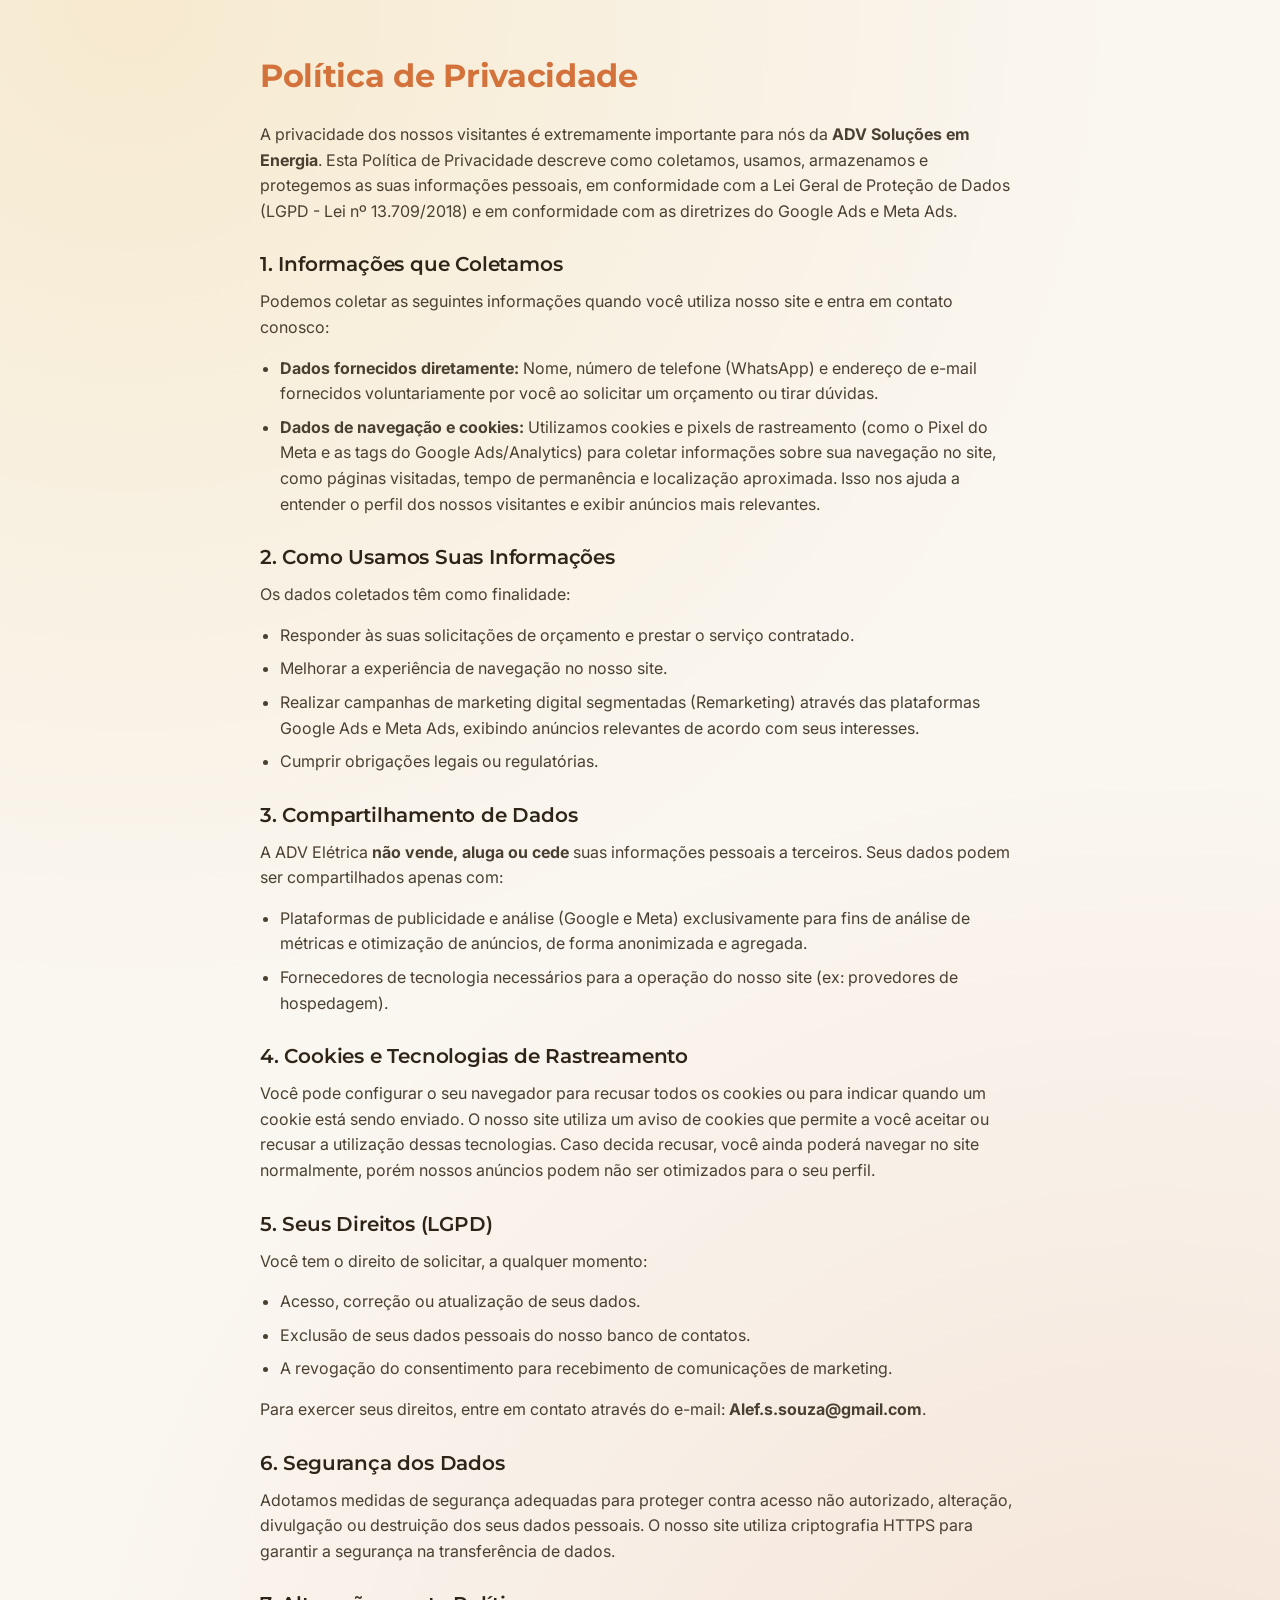
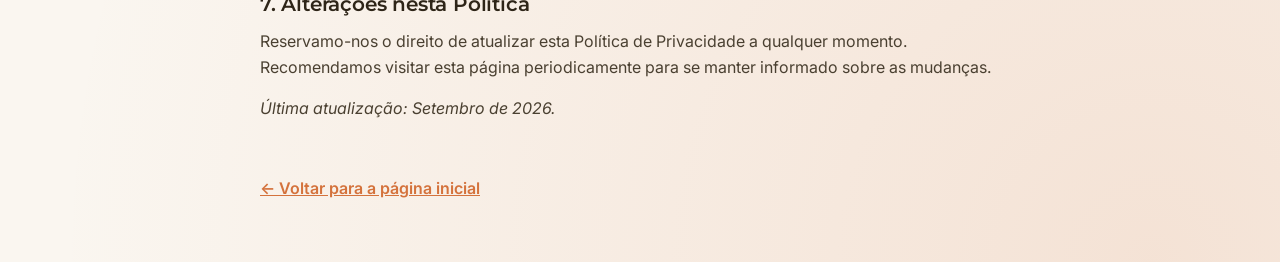
<file: politica-de-privacidade.html>
<!DOCTYPE html>
<html lang="pt-BR">
<head>
  <meta charset="utf-8" />
  <meta name="viewport" content="width=device-width, initial-scale=1" />
  <title>Política de Privacidade — ADV Elétrica</title>
  <meta name="description" content="Política de Privacidade e uso de dados da ADV Elétrica. Saiba como tratamos suas informações de acordo com a LGPD." />
  <link rel="icon" href="favicon.ico" type="image/x-icon" />
  <link rel="preconnect" href="https://fonts.googleapis.com" />
  <link rel="preconnect" href="https://fonts.gstatic.com" crossorigin />
  <link rel="stylesheet" href="https://fonts.googleapis.com/css2?family=Montserrat:wght@400;500;600;700;800&family=Inter:wght@400;500;600;700&display=swap" />
  <link rel="stylesheet" href="css/style.css" />
  <style>
    body { background-color: #faf6f0; color: #2e2518; }
    .policy-container { max-width: 800px; margin: 0 auto; padding: 60px 20px; }
    .policy-title { font-family: 'Montserrat', sans-serif; font-size: 2rem; font-weight: 700; margin-bottom: 30px; color: #d4723c; }
    .policy-content h2 { font-family: 'Montserrat', sans-serif; font-size: 1.25rem; font-weight: 600; margin-top: 30px; margin-bottom: 15px; }
    .policy-content p { margin-bottom: 15px; line-height: 1.6; color: #4a4031; }
    .policy-content ul { margin-left: 20px; margin-bottom: 15px; }
    .policy-content li { margin-bottom: 8px; line-height: 1.6; color: #4a4031; }
    .back-btn { display: inline-block; margin-top: 40px; color: #d4723c; font-weight: 600; text-decoration: underline; }
  </style>
</head>
<body>
  <div class="policy-container">
    <h1 class="policy-title">Política de Privacidade</h1>
    
    <div class="policy-content">
      <p>A privacidade dos nossos visitantes é extremamente importante para nós da <strong>ADV Soluções em Energia</strong>. Esta Política de Privacidade descreve como coletamos, usamos, armazenamos e protegemos as suas informações pessoais, em conformidade com a Lei Geral de Proteção de Dados (LGPD - Lei nº 13.709/2018) e em conformidade com as diretrizes do Google Ads e Meta Ads.</p>

      <h2>1. Informações que Coletamos</h2>
      <p>Podemos coletar as seguintes informações quando você utiliza nosso site e entra em contato conosco:</p>
      <ul>
        <li><strong>Dados fornecidos diretamente:</strong> Nome, número de telefone (WhatsApp) e endereço de e-mail fornecidos voluntariamente por você ao solicitar um orçamento ou tirar dúvidas.</li>
        <li><strong>Dados de navegação e cookies:</strong> Utilizamos cookies e pixels de rastreamento (como o Pixel do Meta e as tags do Google Ads/Analytics) para coletar informações sobre sua navegação no site, como páginas visitadas, tempo de permanência e localização aproximada. Isso nos ajuda a entender o perfil dos nossos visitantes e exibir anúncios mais relevantes.</li>
      </ul>

      <h2>2. Como Usamos Suas Informações</h2>
      <p>Os dados coletados têm como finalidade:</p>
      <ul>
        <li>Responder às suas solicitações de orçamento e prestar o serviço contratado.</li>
        <li>Melhorar a experiência de navegação no nosso site.</li>
        <li>Realizar campanhas de marketing digital segmentadas (Remarketing) através das plataformas Google Ads e Meta Ads, exibindo anúncios relevantes de acordo com seus interesses.</li>
        <li>Cumprir obrigações legais ou regulatórias.</li>
      </ul>

      <h2>3. Compartilhamento de Dados</h2>
      <p>A ADV Elétrica <strong>não vende, aluga ou cede</strong> suas informações pessoais a terceiros. Seus dados podem ser compartilhados apenas com:</p>
      <ul>
        <li>Plataformas de publicidade e análise (Google e Meta) exclusivamente para fins de análise de métricas e otimização de anúncios, de forma anonimizada e agregada.</li>
        <li>Fornecedores de tecnologia necessários para a operação do nosso site (ex: provedores de hospedagem).</li>
      </ul>

      <h2>4. Cookies e Tecnologias de Rastreamento</h2>
      <p>Você pode configurar o seu navegador para recusar todos os cookies ou para indicar quando um cookie está sendo enviado. O nosso site utiliza um aviso de cookies que permite a você aceitar ou recusar a utilização dessas tecnologias. Caso decida recusar, você ainda poderá navegar no site normalmente, porém nossos anúncios podem não ser otimizados para o seu perfil.</p>

      <h2>5. Seus Direitos (LGPD)</h2>
      <p>Você tem o direito de solicitar, a qualquer momento:</p>
      <ul>
        <li>Acesso, correção ou atualização de seus dados.</li>
        <li>Exclusão de seus dados pessoais do nosso banco de contatos.</li>
        <li>A revogação do consentimento para recebimento de comunicações de marketing.</li>
      </ul>
      <p>Para exercer seus direitos, entre em contato através do e-mail: <strong>Alef.s.souza@gmail.com</strong>.</p>

      <h2>6. Segurança dos Dados</h2>
      <p>Adotamos medidas de segurança adequadas para proteger contra acesso não autorizado, alteração, divulgação ou destruição dos seus dados pessoais. O nosso site utiliza criptografia HTTPS para garantir a segurança na transferência de dados.</p>

      <h2>7. Alterações nesta Política</h2>
      <p>Reservamo-nos o direito de atualizar esta Política de Privacidade a qualquer momento. Recomendamos visitar esta página periodicamente para se manter informado sobre as mudanças.</p>

      <p><em>Última atualização: Setembro de 2026.</em></p>
    </div>

    <a href="/" class="back-btn">&larr; Voltar para a página inicial</a>
  </div>
</body>
</html>
</file>
<file: css/style.css>
/* ===== RESET & BASE ===== */
*,*::before,*::after{box-sizing:border-box;margin:0;padding:0}

:root{
  --radius:0.75rem;
  --cream:#faf6f0;
  --bolt:#e8b84b;
  --ember:#d4723c;
  --whatsapp:#25d366;
  --background:#ffffff;
  --foreground:#2e2518;
  --card:#ffffff;
  --card-foreground:#2e2518;
  --muted-foreground:#7a6e60;
  --border:#e8e0d4;
  --font-display:"Montserrat","Inter",sans-serif;
  --font-sans:"Inter",system-ui,sans-serif;
}

html{scroll-behavior:smooth}

body{
  font-family:var(--font-sans);
  background-color:var(--background);
  color:var(--foreground);
  background-image:
    radial-gradient(circle at 10% 0%,rgba(232,184,75,.2),transparent 45%),
    radial-gradient(circle at 90% 100%,rgba(212,114,60,.15),transparent 50%);
  min-height:100vh;
  line-height:1.6;
}

h1,h2,h3{font-family:var(--font-display);letter-spacing:-.01em;line-height:1;font-weight:700}

a{text-decoration:none;color:inherit}

img{max-width:100%;height:auto}

/* ===== UTILITIES ===== */
.gradient-text{
  background-image:linear-gradient(135deg,var(--ember),var(--bolt));
  -webkit-background-clip:text;background-clip:text;color:transparent;
}
.text-ember{color:var(--ember)}
.icon-sm{width:16px;height:16px}
.icon-ember-fill{fill:var(--ember);color:var(--ember)}

.container{max-width:1280px;margin:0 auto;padding:0 1.5rem}
@media(min-width:640px){.container{padding:0 2.5rem}}

.section-py{padding:5rem 0}
@media(min-width:1024px){.section-py{padding:7rem 0}}

.section-center{text-align:center;max-width:48rem;margin:0 auto}
.section-tag{
  display:inline-block;
  font-size:.75rem;font-weight:600;letter-spacing:.3em;text-transform:uppercase;
  color:var(--ember);
}
.section-title{
  font-size:2.25rem;line-height:1.1;margin-top:.75rem;
}
@media(min-width:640px){.section-title{font-size:3rem}}
.section-subtitle{margin-top:1rem;color:var(--muted-foreground)}

.mt-10{margin-top:2.5rem}

/* ===== BUTTONS ===== */
.btn{
  display:inline-flex;align-items:center;justify-content:center;gap:.5rem;
  font-weight:600;font-size:.875rem;border-radius:var(--radius);
  padding:.75rem 1.5rem;cursor:pointer;border:none;
  transition:filter .2s,box-shadow .2s,border-color .2s;
}
.btn svg{width:20px;height:20px}
.btn-primary{
  background-image:linear-gradient(135deg,var(--ember),var(--bolt));
  color:#fff;box-shadow:0 10px 25px rgba(212,114,60,.2);
}
.btn-primary:hover{filter:brightness(1.1)}
.btn-outline{
  background:var(--card);color:var(--foreground);
  border:1px solid var(--border);
}
.btn-outline:hover{border-color:var(--ember)}
.btn-full{width:100%}
.btn-sm{padding:.5rem 1rem;font-size:.8125rem}

.btn-whatsapp{
  background:var(--whatsapp);color:#fff;
  box-shadow:0 10px 25px rgba(37,211,102,.3);
  position:relative;overflow:hidden;
  animation:btn-glow 2.5s ease-in-out infinite;
}
.btn-whatsapp:hover{filter:brightness(1.1);animation-play-state:paused}
.btn-whatsapp::after{
  content:'';position:absolute;top:-50%;left:-60%;width:40%;height:200%;
  background:linear-gradient(90deg,transparent,rgba(255,255,255,.3),transparent);
  transform:skewX(-20deg);animation:btn-shine 3s ease-in-out infinite;
}
@keyframes btn-glow{
  0%,100%{box-shadow:0 0 0 0 rgba(37,211,102,.4),0 10px 25px rgba(37,211,102,.3)}
  50%{box-shadow:0 0 0 8px rgba(37,211,102,0),0 10px 25px rgba(37,211,102,.3)}
}
@keyframes btn-shine{
  0%{left:-60%}
  30%,100%{left:120%}
}

/* ===== HEADER ===== */
.site-header{
  position:sticky;top:0;z-index:50;
  border-bottom:1px solid rgba(232,224,212,.6);
  background:rgba(255,255,255,.85);
  -webkit-backdrop-filter:blur(12px);backdrop-filter:blur(12px);
}
.header-inner{
  max-width:1280px;margin:0 auto;padding:.75rem 1.5rem;
  display:flex;align-items:center;justify-content:space-between;
}
@media(min-width:640px){.header-inner{padding:.75rem 2.5rem}}

.header-brand{display:flex;align-items:center;gap:.75rem}
.header-logo{height:48px;width:48px}
.header-brand-name{
  font-family:var(--font-display);font-size:1.125rem;letter-spacing:.05em;
}
.header-brand-sub{
  font-size:.625rem;text-transform:uppercase;letter-spacing:.2em;
  color:var(--muted-foreground);
}

.header-nav{display:none;gap:2rem;font-size:.875rem;font-weight:500}
@media(min-width:768px){.header-nav{display:flex}}
.header-nav a{transition:color .2s}
.header-nav a:hover{color:var(--ember)}

.header-cta{
  display:none;align-items:center;gap:.5rem;
  border-radius:9999px;
  background-image:linear-gradient(135deg,var(--ember),var(--bolt));
  color:#fff;padding:.5rem 1rem;font-size:.875rem;font-weight:600;
  box-shadow:0 4px 15px rgba(212,114,60,.2);
  transition:filter .2s;
}
.header-cta svg{width:16px;height:16px}
.header-cta:hover{filter:brightness(1.1)}
@media(min-width:640px){.header-cta{display:inline-flex}}

/* ===== HERO ===== */
.hero{position:relative;overflow:hidden}
.hero-grid-lines{
  position:absolute;inset:0;opacity:.4;
  background-image:
    linear-gradient(rgba(212,114,60,.08) 1px,transparent 1px),
    linear-gradient(90deg,rgba(212,114,60,.08) 1px,transparent 1px);
  background-size:48px 48px;
}
.hero-inner{
  max-width:1280px;margin:0 auto;padding:4rem 1.5rem 5rem;
  display:grid;gap:3rem;align-items:center;
}
@media(min-width:640px){.hero-inner{padding:4rem 2.5rem 5rem}}
@media(min-width:1024px){.hero-inner{grid-template-columns:1fr 1fr;padding-bottom:8rem}}

.hero-content{position:relative;z-index:10;display:flex;flex-direction:column;justify-content:center}
.hero-badge{
  display:inline-flex;width:fit-content;align-items:center;gap:.5rem;
  border-radius:9999px;border:1px solid rgba(212,114,60,.3);
  background:rgba(212,114,60,.1);padding:.25rem .75rem;
  font-size:.75rem;font-weight:600;text-transform:uppercase;letter-spacing:.15em;
  color:var(--ember);
}
.pulse-dot{
  width:6px;height:6px;border-radius:50%;background:var(--ember);
  animation:pulse 2s infinite;
}
@keyframes pulse{0%,100%{opacity:1}50%{opacity:.4}}

.hero-title{font-size:3rem;line-height:.95;margin-top:1.5rem}
@media(min-width:640px){.hero-title{font-size:3.75rem}}
@media(min-width:768px){.hero-title{font-size:4.5rem}}

.hero-desc{margin-top:1.5rem;max-width:36rem;font-size:1.125rem;color:var(--muted-foreground)}
.hero-desc strong{color:var(--foreground)}

.hero-buttons{margin-top:2rem;display:flex;flex-direction:column;gap:.75rem}
@media(min-width:640px){.hero-buttons{flex-direction:row}}

.hero-stats{
  margin-top:2.5rem;display:grid;grid-template-columns:repeat(3,1fr);gap:1.5rem;
  border-top:1px solid var(--border);padding-top:1.5rem;
}
.stat-kpi{font-family:var(--font-display);font-size:2.25rem}
.stat-label{margin-top:.25rem;font-size:.75rem;text-transform:uppercase;letter-spacing:.1em;color:var(--muted-foreground)}

.hero-image-wrap{position:relative;display:flex;align-items:flex-end;justify-content:center}
.hero-image-glow{
  position:absolute;inset:-1rem;border-radius:50%;
  background-image:linear-gradient(135deg,var(--ember),var(--bolt));
  opacity:.2;filter:blur(60px);
}
.hero-image{position:relative;z-index:10;max-height:560px;width:auto;object-fit:contain;filter:drop-shadow(0 25px 50px rgba(0,0,0,.25))}
.hero-image-card{
  position:absolute;bottom:1rem;left:1rem;right:1rem;z-index:20;
  display:flex;align-items:center;gap:.75rem;
  border-radius:.75rem;border:1px solid var(--border);
  background:rgba(255,255,255,.95);padding:1rem;
  box-shadow:0 10px 30px rgba(0,0,0,.1);
  -webkit-backdrop-filter:blur(8px);backdrop-filter:blur(8px);
}
.hero-image-card-icon{
  flex-shrink:0;width:40px;height:40px;border-radius:50%;
  background-image:linear-gradient(135deg,var(--ember),var(--bolt));
  display:flex;align-items:center;justify-content:center;color:#fff;
}
.hero-image-card-icon svg{width:20px;height:20px}
.hero-image-card-title{font-size:.875rem;font-weight:600}
.hero-image-card-sub{font-size:.8125rem;color:var(--muted-foreground)}

/* ===== SECTIONS ===== */
.section-cream{background:var(--cream);border-top:1px solid var(--border);border-bottom:1px solid var(--border)}

/* ===== SOBRE ===== */
.sobre-grid{
  display:grid;gap:3rem;padding:5rem 0;
}
@media(min-width:1024px){.sobre-grid{grid-template-columns:1fr 1.2fr;padding:7rem 0}}
.sobre-text{display:flex;flex-direction:column;gap:1rem;font-size:1.125rem;color:var(--muted-foreground)}
.sobre-text strong{color:var(--foreground)}

.badge-row{display:flex;flex-wrap:wrap;gap:.75rem;padding-top:1rem}
.badge{
  display:inline-flex;align-items:center;gap:.5rem;
  border-radius:9999px;border:1px solid var(--border);
  background:var(--background);padding:.5rem 1rem;font-size:.875rem;
}
.badge svg{width:16px;height:16px;color:var(--ember)}

/* ===== SERVICES ===== */
.services-header{
  display:flex;flex-direction:column;justify-content:space-between;gap:1.5rem;
}
@media(min-width:768px){.services-header{flex-direction:row;align-items:flex-end}}
.services-header-text{max-width:36rem}
.services-header-desc{max-width:28rem;color:var(--muted-foreground)}

.services-grid{
  margin-top:3rem;display:grid;gap:1rem;
  grid-template-columns:1fr;
}
@media(min-width:640px){.services-grid{grid-template-columns:repeat(2,1fr)}}
@media(min-width:1024px){.services-grid{grid-template-columns:repeat(3,1fr)}}

.service-card{
  position:relative;overflow:hidden;
  border-radius:calc(var(--radius) + 4px);border:1px solid var(--border);
  background:var(--card);padding:1.5rem;
  transition:transform .2s,border-color .3s,box-shadow .3s;
}
.service-card:hover{
  transform:translateY(-4px);
  border-color:rgba(212,114,60,.6);
  box-shadow:0 25px 50px rgba(212,114,60,.1);
}
.service-card-icon{
  margin-bottom:1rem;width:44px;height:44px;border-radius:.5rem;
  background:rgba(212,114,60,.1);color:var(--ember);
  display:flex;align-items:center;justify-content:center;
  transition:background .3s,color .3s;
}
.service-card-icon svg{width:20px;height:20px}
.service-card:hover .service-card-icon{
  background-image:linear-gradient(135deg,var(--ember),var(--bolt));color:#fff;
}
.service-card-title{font-family:var(--font-display);font-size:1.125rem;line-height:1.3}
.service-card-desc{margin-top:.5rem;font-size:.875rem;color:var(--muted-foreground)}
.service-card-line{
  position:absolute;inset-x:0;bottom:0;height:2px;
  background-image:linear-gradient(135deg,var(--ember),var(--bolt));
  transform-origin:left;transform:scaleX(0);transition:transform .3s;
}
.service-card:hover .service-card-line{transform:scaleX(1)}

/* ===== WORK SECTION ===== */
.work-grid{
  display:grid;gap:3rem;align-items:center;padding:5rem 0;
}
@media(min-width:1024px){.work-grid{grid-template-columns:1fr 1fr;padding:7rem 0}}
.work-image-wrap{
  overflow:hidden;border-radius:calc(var(--radius) + 8px);
  border:1px solid var(--border);box-shadow:0 25px 50px rgba(0,0,0,.1);
}
.work-image{width:100%;height:100%;object-fit:cover}
.work-desc{margin-top:1rem;font-size:1.125rem;color:var(--muted-foreground)}

/* ===== CONTACT ===== */
.contact-grid{display:grid;gap:3rem}
@media(min-width:1024px){.contact-grid{grid-template-columns:1fr 1fr}}
.contact-desc{margin-top:1rem;max-width:32rem;color:var(--muted-foreground)}
.contact-rows{margin-top:2rem;display:flex;flex-direction:column;gap:1rem}

.contact-row{
  display:flex;align-items:flex-start;gap:1rem;
  border-radius:calc(var(--radius) + 4px);border:1px solid var(--border);
  background:var(--card);padding:1rem;
  transition:border-color .3s;
}
.contact-row:hover{border-color:rgba(212,114,60,.6)}
.contact-row-icon{
  flex-shrink:0;width:40px;height:40px;border-radius:.5rem;
  background:rgba(212,114,60,.1);color:var(--ember);
  display:flex;align-items:center;justify-content:center;
}
.contact-row-icon svg{width:20px;height:20px}
.contact-row-label{font-size:.75rem;text-transform:uppercase;letter-spacing:.15em;color:var(--muted-foreground)}
.contact-row-value{margin-top:.25rem;font-weight:600}

/* ===== QUOTE CARD ===== */
.quote-card{
  position:relative;overflow:hidden;
  border-radius:calc(var(--radius) + 4px);border:1px solid var(--border);
  background:var(--card);padding:2rem;
  box-shadow:0 10px 30px rgba(0,0,0,.08);
}
@media(min-width:640px){.quote-card{padding:2.5rem}}
.quote-card-glow{
  position:absolute;right:-4rem;top:-4rem;width:12rem;height:12rem;
  border-radius:50%;
  background-image:linear-gradient(135deg,var(--ember),var(--bolt));
  opacity:.2;filter:blur(60px);
}
.quote-card-title{font-family:var(--font-display);font-size:1.875rem}
.quote-card-sub{margin-top:.5rem;font-size:.875rem;color:var(--muted-foreground)}
.quote-label{
  display:block;margin-top:1.5rem;
  font-size:.75rem;font-weight:600;text-transform:uppercase;letter-spacing:.15em;
  color:var(--muted-foreground);
}
.quote-select{
  margin-top:.5rem;width:100%;border-radius:var(--radius);
  border:1px solid var(--border);background:var(--background);
  padding:.75rem 1rem;font-size:.875rem;font-weight:500;color:var(--foreground);
  outline:none;transition:border-color .2s,box-shadow .2s;
  -webkit-appearance:none;appearance:none;
}
.quote-select:focus{border-color:var(--ember);box-shadow:0 0 0 3px rgba(212,114,60,.15)}

.quote-preview{
  margin-top:.75rem;border-radius:var(--radius);
  border:1px solid rgba(212,114,60,.3);background:rgba(212,114,60,.1);
  padding:.5rem .75rem;font-size:.75rem;
}
.quote-buttons{margin-top:1.5rem;display:flex;flex-direction:column;gap:.75rem}
.quote-note{
  margin-top:2rem;border-radius:.5rem;
  border:1px solid rgba(232,224,212,.7);background:var(--cream);
  padding:1rem;font-size:.875rem;color:var(--muted-foreground);
}

/* ===== FOOTER ===== */
.site-footer{border-top:1px solid var(--border)}
.footer-inner{
  max-width:1280px;margin:0 auto;padding:2rem 1.5rem;
  display:flex;flex-direction:column;align-items:center;justify-content:space-between;gap:1rem;
}
@media(min-width:640px){.footer-inner{flex-direction:row;padding:2rem 2.5rem}}
.footer-brand{display:flex;align-items:center;gap:.75rem}
.footer-logo{height:36px;width:36px}
.footer-copy{font-size:.875rem;color:var(--muted-foreground)}
.footer-credit{font-size:.75rem;color:var(--muted-foreground)}
.footer-credit a{font-weight:600;color:var(--ember)}
.footer-credit a:hover{text-decoration:underline}

/* ===== FLOATING WHATSAPP ===== */
.fab-whatsapp{
  position:fixed;bottom:1.5rem;right:1.5rem;z-index:50;
  width:56px;height:56px;border-radius:50%;
  background-color:var(--whatsapp);color:#fff;
  display:flex;align-items:center;justify-content:center;
  box-shadow:0 15px 30px rgba(0,0,0,.3);
  outline:4px solid rgba(255,255,255,.4);
  transition:transform .2s;
  animation:wa-pulse 2s ease-in-out infinite;
}
.fab-whatsapp svg{width:28px;height:28px;pointer-events:none}
.fab-whatsapp:hover{transform:scale(1.1);animation-play-state:paused}

@keyframes wa-pulse{
  0%,100%{box-shadow:0 0 0 0 rgba(37,211,102,.6),0 15px 30px rgba(0,0,0,.3)}
  50%{box-shadow:0 0 0 14px rgba(37,211,102,0),0 15px 30px rgba(0,0,0,.3)}
}

/* ===== HIDE WIDGETS PROBLEMATICOS ===== */
.sk-instagram-feed .sk-credit,
.sk-instagram-feed a[href*="sociablekit"],
.sk-instagram-feed .sk-credit-link,
.sk-instagram-feed [class*="credit"],
.sk-instagram-feed [class*="watermark"]{display:none !important;font-size:0 !important;height:0 !important;overflow:hidden !important}

/* ===== COOKIE BANNER ===== */
.cookie-banner{
  position:fixed;inset-x:0;bottom:0;z-index:60;
  padding:.75rem;
}
.cookie-inner{
  max-width:56rem;margin:0 auto;display:flex;flex-direction:column;gap:1rem;
  border-radius:calc(var(--radius) + 8px);border:1px solid var(--border);
  background:rgba(255,255,255,.95);padding:1rem;
  box-shadow:0 25px 50px rgba(0,0,0,.15);
  -webkit-backdrop-filter:blur(12px);backdrop-filter:blur(12px);
}
@media(min-width:640px){
  .cookie-banner{padding:1.25rem}
  .cookie-inner{flex-direction:row;align-items:center;padding:1.25rem}
}
.cookie-icon{
  flex-shrink:0;width:40px;height:40px;border-radius:.75rem;
  background-image:linear-gradient(135deg,var(--ember),var(--bolt));
  color:#fff;display:flex;align-items:center;justify-content:center;
}
.cookie-icon svg{width:20px;height:20px}
.cookie-text{flex:1;font-size:.875rem;color:var(--muted-foreground)}
.cookie-text strong{color:var(--foreground)}
.cookie-text a{font-weight:600;color:var(--ember)}
.cookie-text a:hover{text-decoration:underline}
.cookie-actions{display:flex;align-items:center;gap:.5rem}
.cookie-close-btn{
  display:flex;align-items:center;justify-content:center;
  border:none;background:transparent;padding:.5rem;
  color:var(--muted-foreground);cursor:pointer;border-radius:var(--radius);
  transition:color .2s;
}
.cookie-close-btn:hover{color:var(--foreground)}
.cookie-close-btn svg{width:16px;height:16px}
@media(min-width:640px){.cookie-close-btn{display:none}}
</file>
